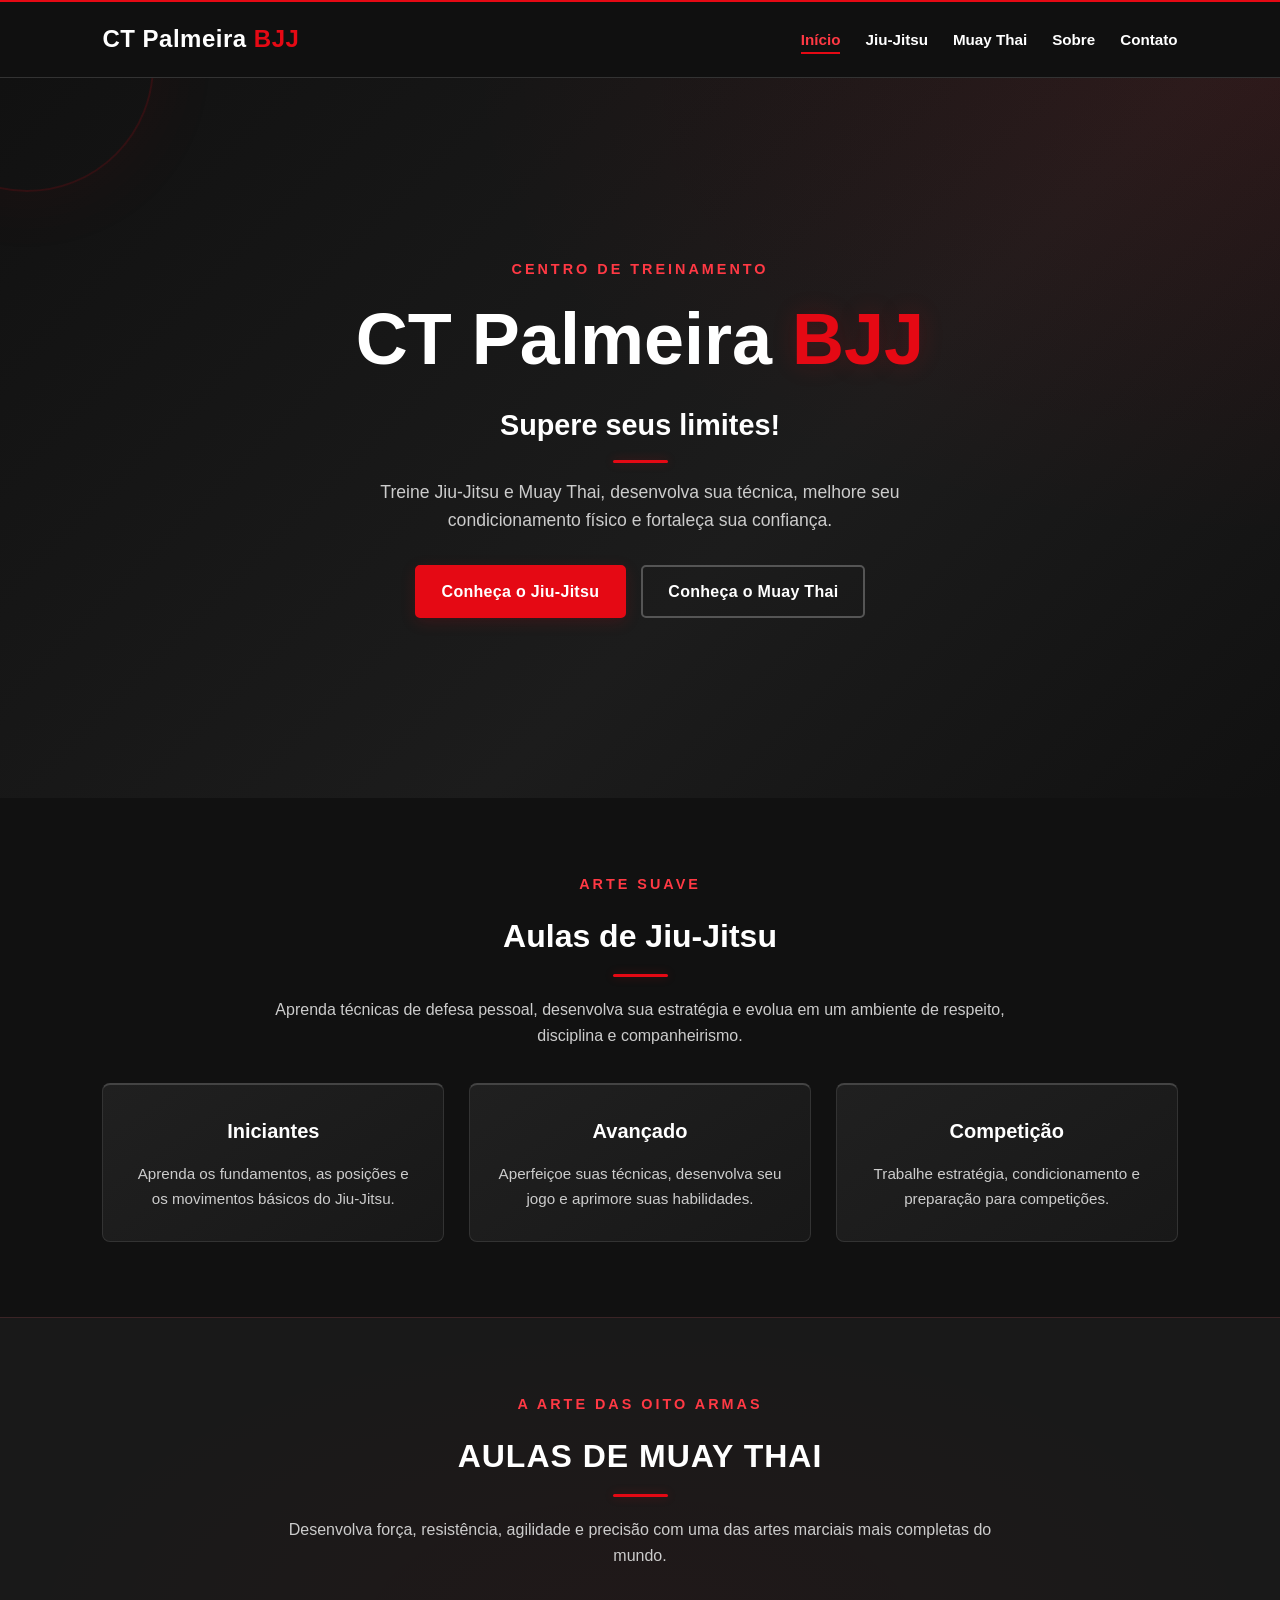
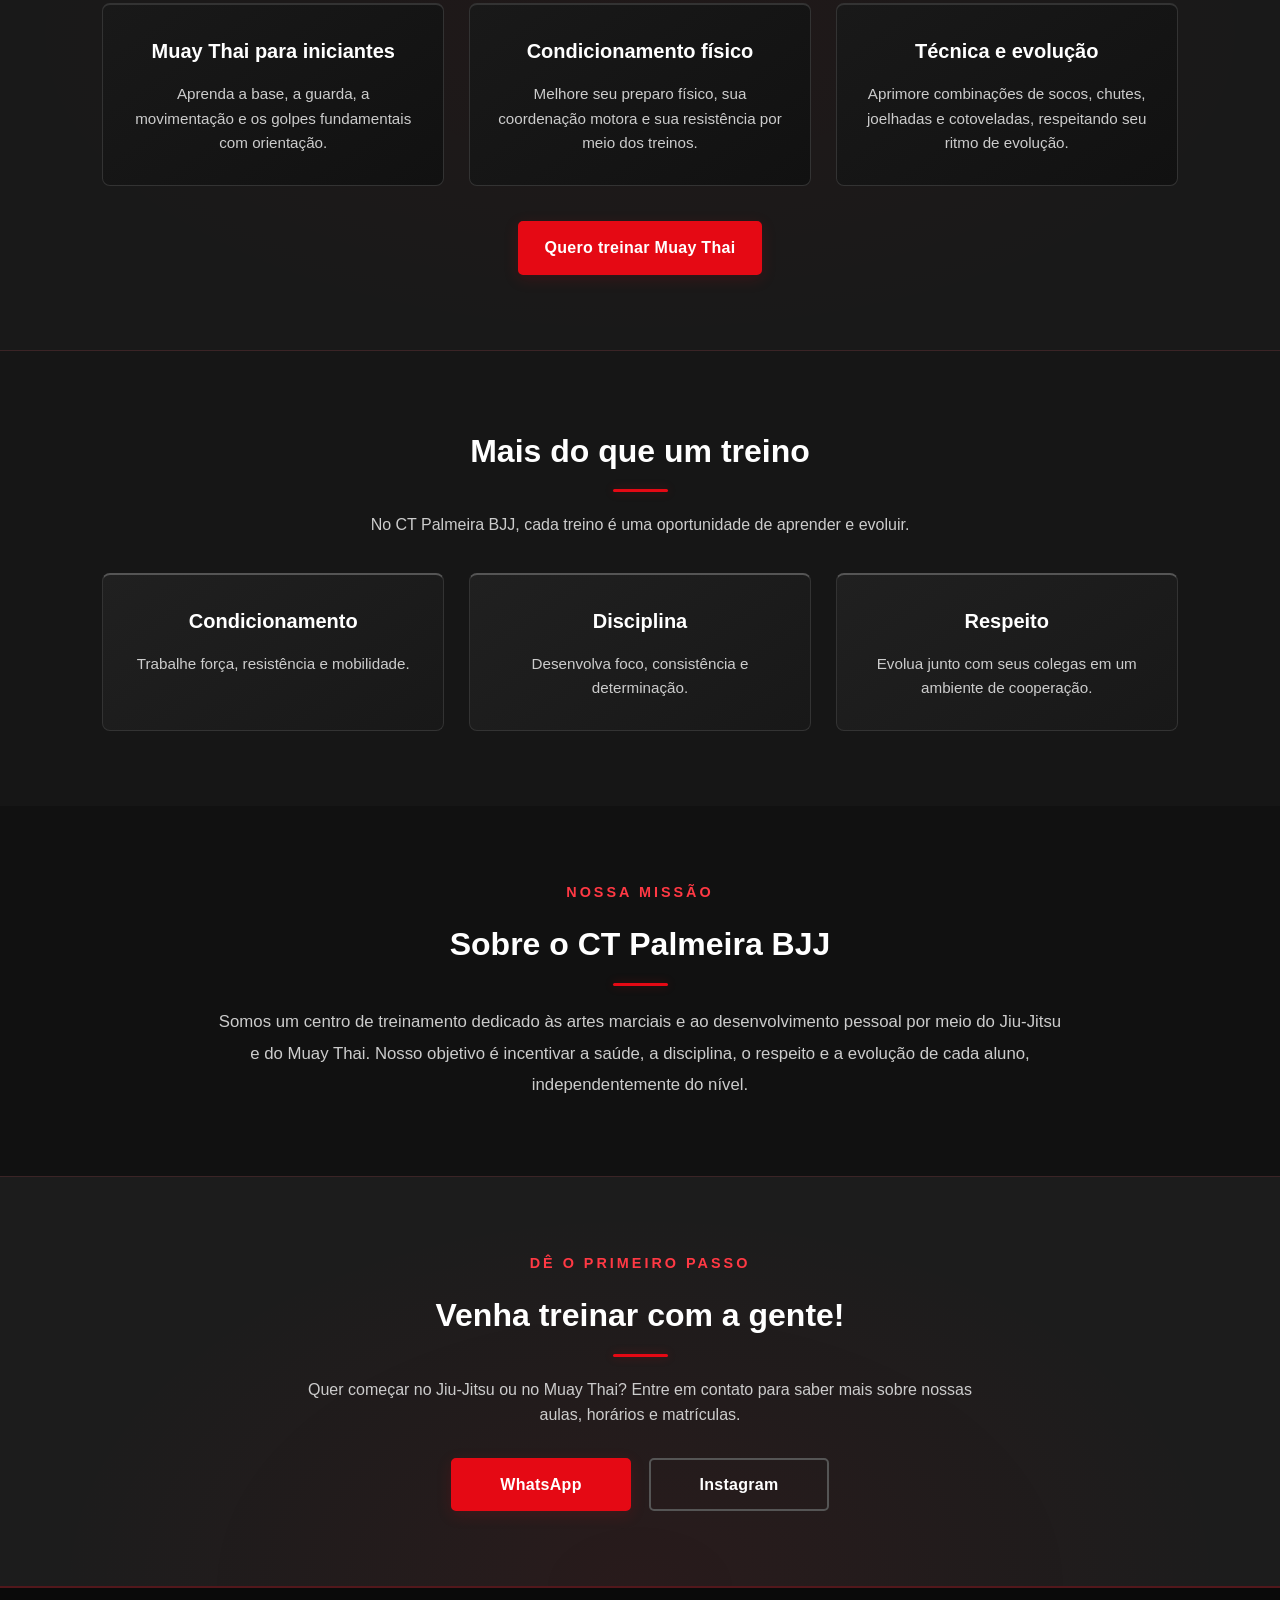
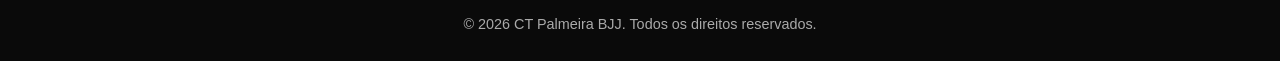
<file: index.html>
<!DOCTYPE html>
<html lang="pt-BR">
<head>
    <meta charset="UTF-8">
    <meta name="viewport" content="width=device-width, initial-scale=1.0">

    <meta
        name="description"
        content="CT Palmeira BJJ — aulas de Jiu-Jitsu e Muay Thai para iniciantes e atletas."
    >

    <meta name="theme-color" content="#111111">

    <link rel="stylesheet" href="style.css">
     <script src="script.js"></script>
    <title>CT Palmeira BJJ | Jiu-Jitsu e Muay Thai</title>
</head>

<body>

    <!-- Cabeçalho e navegação -->
    <header class="header">
        <nav class="navbar">
            <a href="#inicio" class="logo">
                CT Palmeira <span>BJJ</span>
            </a>

            <ul class="menu">
                <li><a href="#inicio">Início</a></li>
                <li><a href="#jiu-jitsu">Jiu-Jitsu</a></li>
                <li><a href="#muay-thai">Muay Thai</a></li>
                <li><a href="#sobre">Sobre</a></li>
                <li><a href="#contato">Contato</a></li>
            </ul>
        </nav>
    </header>

    <main>

        <!-- Apresentação principal -->
        <section id="inicio" class="hero">
            <div class="hero-content">
                <p class="subtitulo">Centro de Treinamento</p>

                <h1>
                    CT Palmeira <span>BJJ</span>
                </h1>

                <h2>Supere seus limites!</h2>

                <p>
                    Treine Jiu-Jitsu e Muay Thai, desenvolva
                    sua técnica, melhore seu condicionamento
                    físico e fortaleça sua confiança.
                </p>

                <div class="hero-botoes">
                    <a href="#jiu-jitsu" class="botao">
                        Conheça o Jiu-Jitsu
                    </a>

                    <a href="#muay-thai" class="botao botao-secundario">
                        Conheça o Muay Thai
                    </a>
                </div>
            </div>
        </section>

        <!-- Seção de Jiu-Jitsu -->
        <section id="jiu-jitsu" class="aulas">
            <p class="subtitulo">Arte suave</p>

            <h2>Aulas de Jiu-Jitsu</h2>

            <p>
                Aprenda técnicas de defesa pessoal, desenvolva
                sua estratégia e evolua em um ambiente de
                respeito, disciplina e companheirismo.
            </p>

            <div class="cards">

                <article class="card">
                    <h3>Iniciantes</h3>
                    <p>
                        Aprenda os fundamentos, as posições
                        e os movimentos básicos do Jiu-Jitsu.
                    </p>
                </article>

                <article class="card">
                    <h3>Avançado</h3>
                    <p>
                        Aperfeiçoe suas técnicas, desenvolva
                        seu jogo e aprimore suas habilidades.
                    </p>
                </article>

                <article class="card">
                    <h3>Competição</h3>
                    <p>
                        Trabalhe estratégia, condicionamento
                        e preparação para competições.
                    </p>
                </article>

            </div>
        </section>

        <!-- Nova seção de Muay Thai -->
        <section id="muay-thai" class="aulas muay-thai">
            <p class="subtitulo">A arte das oito armas</p>

            <h2>Aulas de Muay Thai</h2>

            <p>
                Desenvolva força, resistência, agilidade e
                precisão com uma das artes marciais mais
                completas do mundo.
            </p>

            <div class="cards">

                <article class="card">
                    <h3>Muay Thai para iniciantes</h3>
                    <p>
                        Aprenda a base, a guarda, a movimentação
                        e os golpes fundamentais com orientação.
                    </p>
                </article>

                <article class="card">
                    <h3>Condicionamento físico</h3>
                    <p>
                        Melhore seu preparo físico, sua
                        coordenação motora e sua resistência
                        por meio dos treinos.
                    </p>
                </article>

                <article class="card">
                    <h3>Técnica e evolução</h3>
                    <p>
                        Aprimore combinações de socos,
                        chutes, joelhadas e cotoveladas,
                        respeitando seu ritmo de evolução.
                    </p>
                </article>

            </div>

            <a href="#contato" class="botao">
                Quero treinar Muay Thai
            </a>
        </section>

        <!-- Benefícios das modalidades -->
        <section class="beneficios">
            <h2>Mais do que um treino</h2>

            <p>
                No CT Palmeira BJJ, cada treino é uma
                oportunidade de aprender e evoluir.
            </p>

            <div class="cards">

                <article class="card">
                    <h3> Condicionamento</h3>
                    <p>
                        Trabalhe força, resistência e
                        mobilidade.
                    </p>
                </article>

                <article class="card">
                    <h3> Disciplina</h3>
                    <p>
                        Desenvolva foco, consistência
                        e determinação.
                    </p>
                </article>

                <article class="card">
                    <h3> Respeito</h3>
                    <p>
                        Evolua junto com seus colegas
                        em um ambiente de cooperação.
                    </p>
                </article>

            </div>
        </section>

        <!-- Sobre o centro de treinamento -->
        <section id="sobre" class="sobre">
            <p class="subtitulo">Nossa missão</p>

            <h2>Sobre o CT Palmeira BJJ</h2>

            <p>
                Somos um centro de treinamento dedicado
                às artes marciais e ao desenvolvimento
                pessoal por meio do Jiu-Jitsu e do Muay Thai.
                Nosso objetivo é incentivar a saúde,
                a disciplina, o respeito e a evolução
                de cada aluno, independentemente do nível.
            </p>
        </section>

        <!-- Contato -->
        
<!-- Contato -->
<section id="contato" class="contato">
    <p class="subtitulo">Dê o primeiro passo</p>

    <h2>Venha treinar com a gente!</h2>

    <p>
        Quer começar no Jiu-Jitsu ou no Muay Thai?
        Entre em contato para saber mais sobre
        nossas aulas, horários e matrículas.
    </p>

    <div class="contato-botoes">

        <a
            href="https://wa.me/5587991431970"
            class="botao"
            target="_blank"
            rel="noopener noreferrer"
        >
            WhatsApp
        </a>

        <a
            href="https://www.instagram.com/ct_palmeirabjj/"
            class="botao botao-secundario"
            target="_blank"
            rel="noopener noreferrer"
        >
            Instagram
        </a>

    </div>
</section>

        </section>

    </main>

    <!-- Rodapé -->
    <footer class="footer">
        <p>
            &copy; 2026 CT Palmeira BJJ.
            Todos os direitos reservados.
        </p>
    </footer>

</body>
</html>
</file>
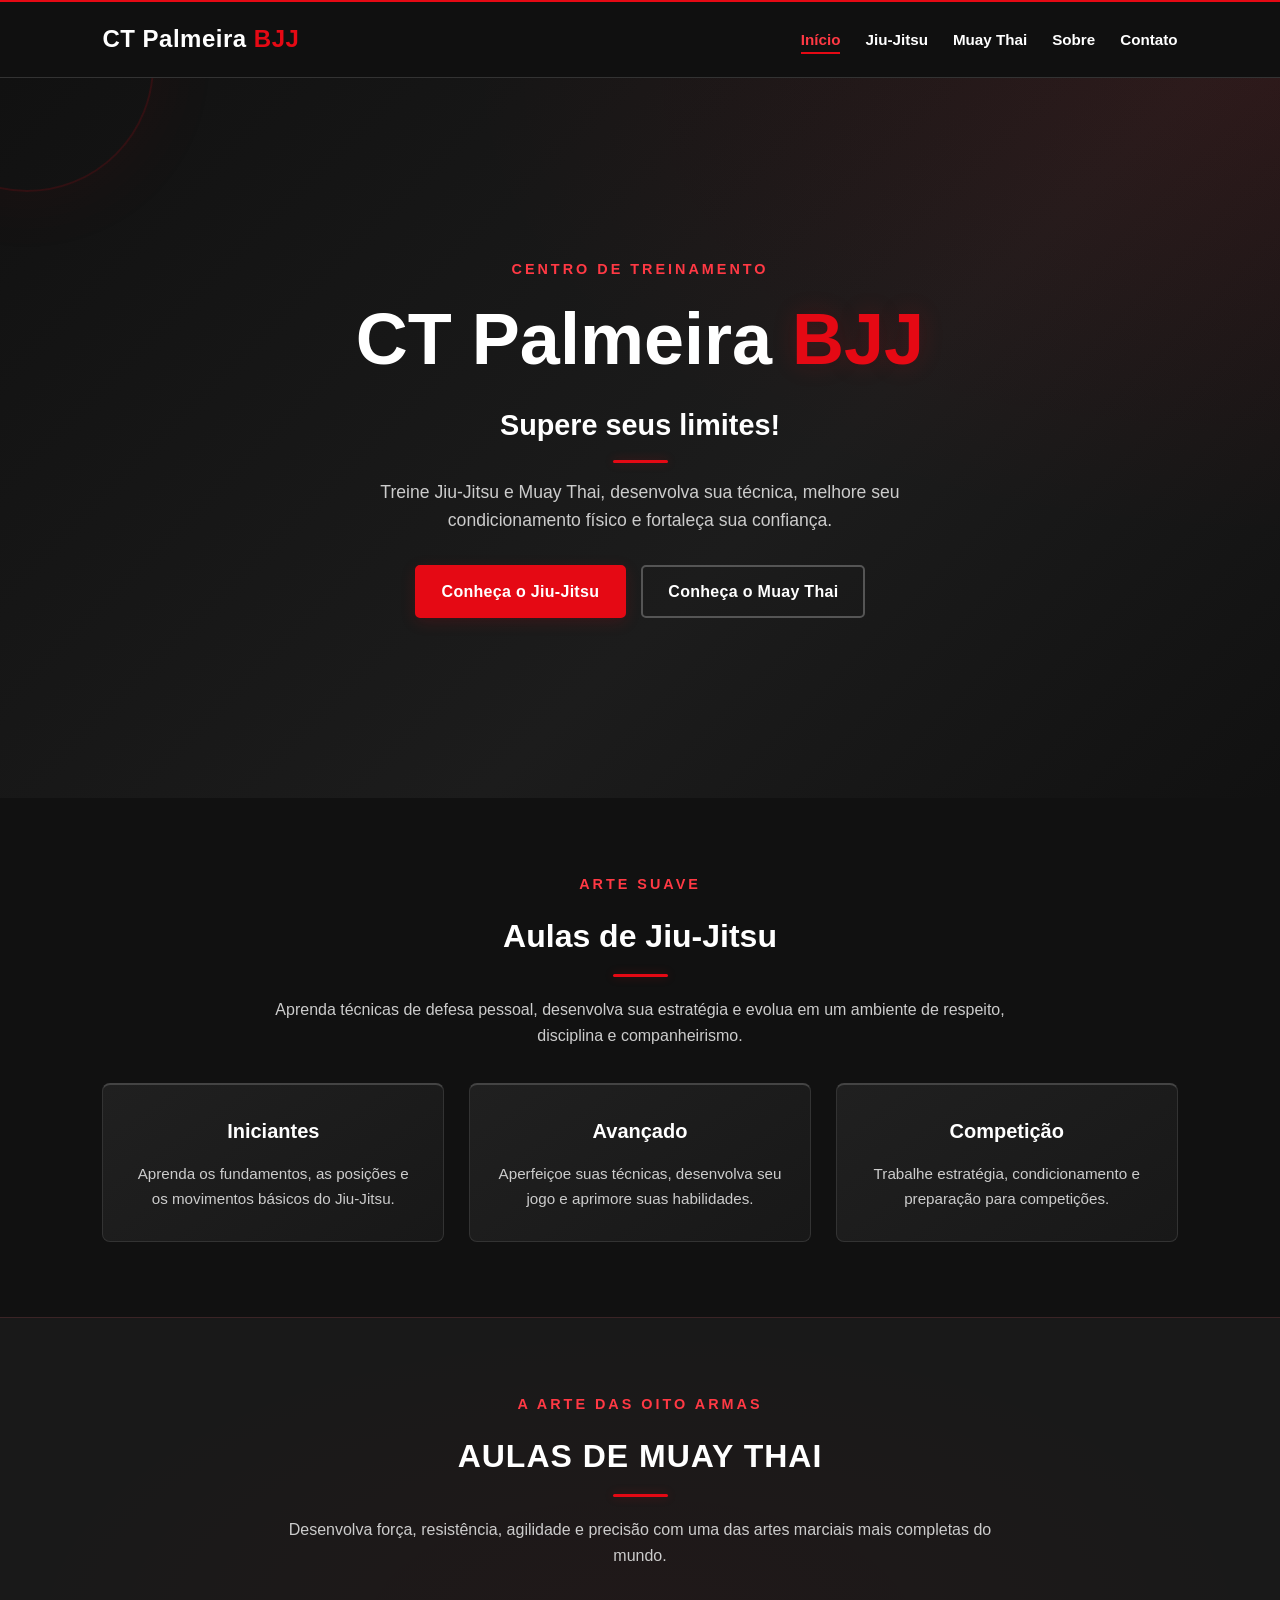
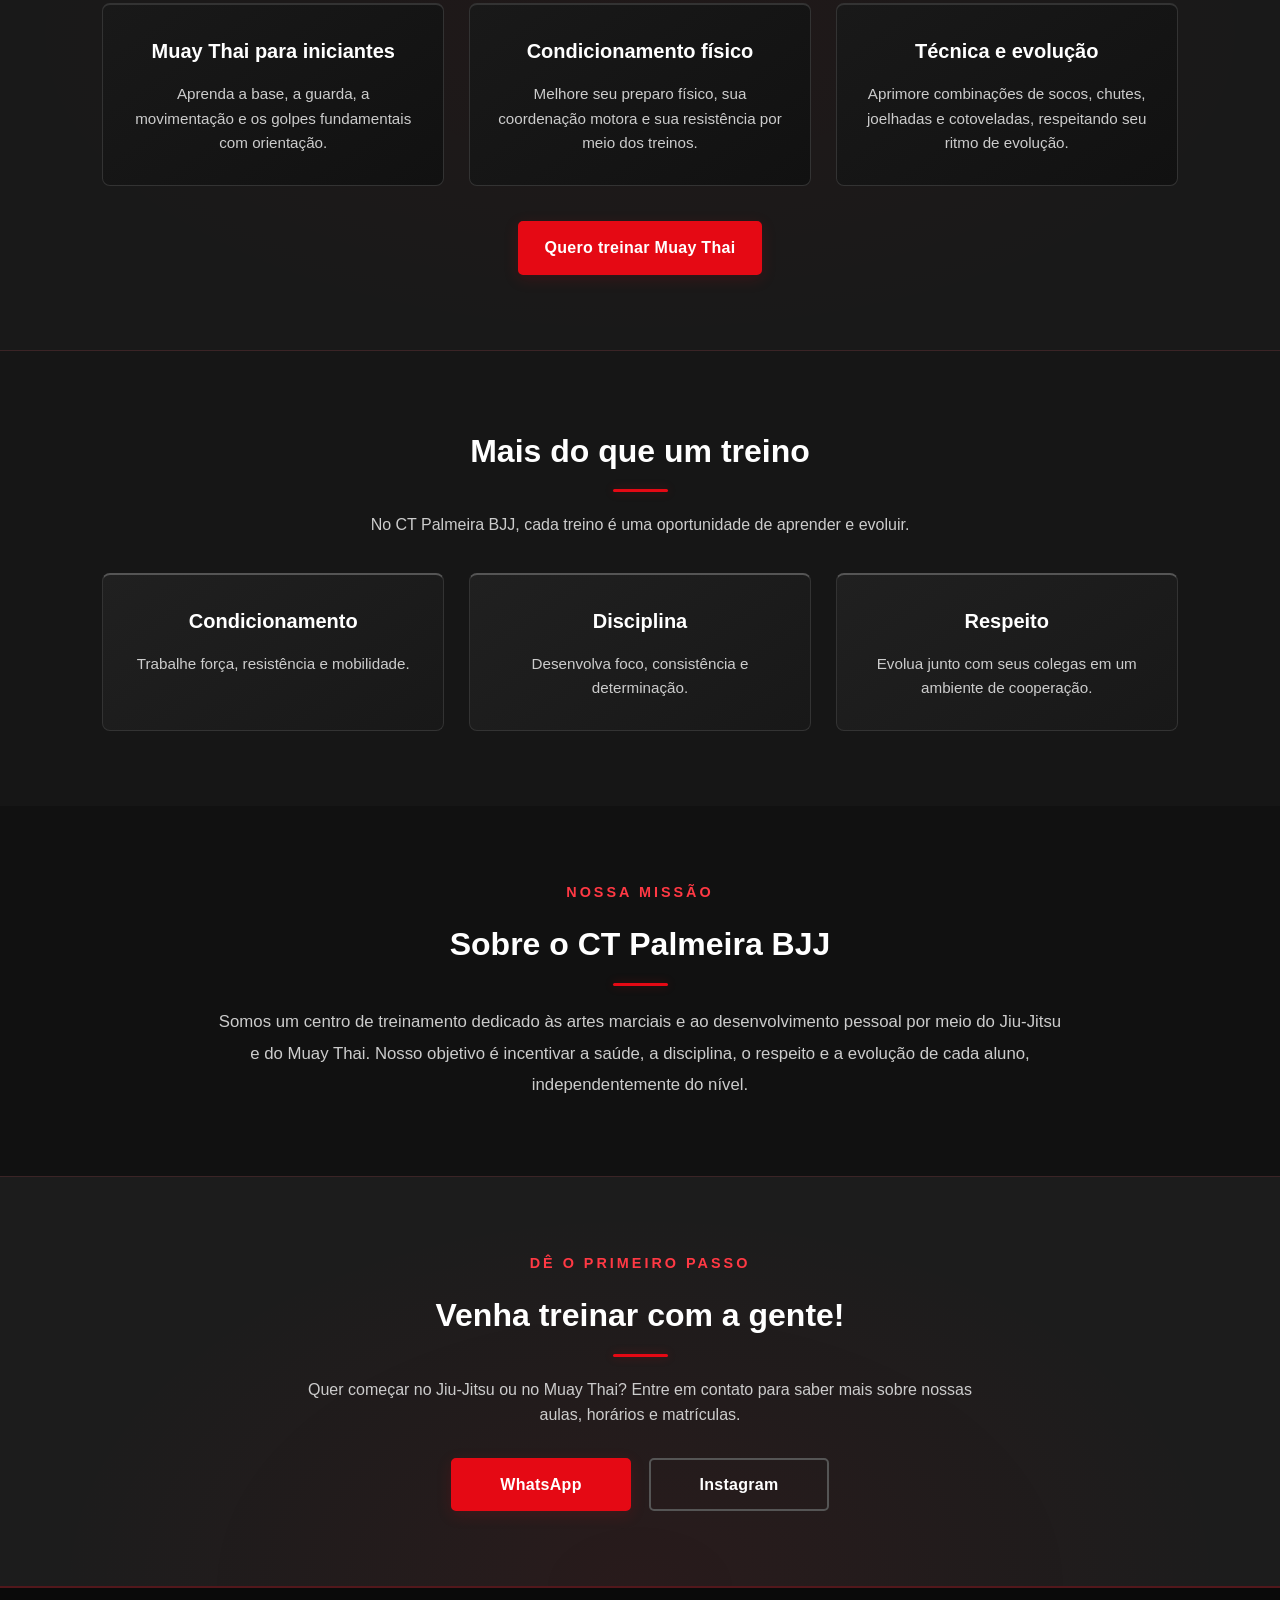
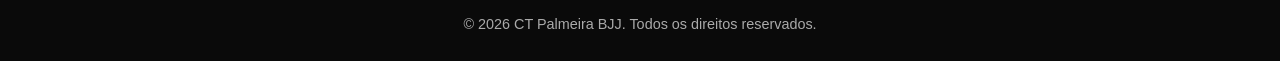
<file: arquivo.html>
<!DOCTYPE html>
<html lang="pt-BR">
<head>
    <meta charset="UTF-8">
    <meta name="viewport" content="width=device-width, initial-scale=1.0">

    <meta
        name="description"
        content="CT Palmeira BJJ — aulas de Jiu-Jitsu e Muay Thai para iniciantes e atletas."
    >

    <meta name="theme-color" content="#111111">

    <link rel="stylesheet" href="style.css">
     <script src="script.js"></script>
    <title>CT Palmeira BJJ | Jiu-Jitsu e Muay Thai</title>
</head>

<body>

    <!-- Cabeçalho e navegação -->
    <header class="header">
        <nav class="navbar">
            <a href="#inicio" class="logo">
                CT Palmeira <span>BJJ</span>
            </a>

            <ul class="menu">
                <li><a href="#inicio">Início</a></li>
                <li><a href="#jiu-jitsu">Jiu-Jitsu</a></li>
                <li><a href="#muay-thai">Muay Thai</a></li>
                <li><a href="#sobre">Sobre</a></li>
                <li><a href="#contato">Contato</a></li>
            </ul>
        </nav>
    </header>

    <main>

        <!-- Apresentação principal -->
        <section id="inicio" class="hero">
            <div class="hero-content">
                <p class="subtitulo">Centro de Treinamento</p>

                <h1>
                    CT Palmeira <span>BJJ</span>
                </h1>

                <h2>Supere seus limites!</h2>

                <p>
                    Treine Jiu-Jitsu e Muay Thai, desenvolva
                    sua técnica, melhore seu condicionamento
                    físico e fortaleça sua confiança.
                </p>

                <div class="hero-botoes">
                    <a href="#jiu-jitsu" class="botao">
                        Conheça o Jiu-Jitsu
                    </a>

                    <a href="#muay-thai" class="botao botao-secundario">
                        Conheça o Muay Thai
                    </a>
                </div>
            </div>
        </section>

        <!-- Seção de Jiu-Jitsu -->
        <section id="jiu-jitsu" class="aulas">
            <p class="subtitulo">Arte suave</p>

            <h2>Aulas de Jiu-Jitsu</h2>

            <p>
                Aprenda técnicas de defesa pessoal, desenvolva
                sua estratégia e evolua em um ambiente de
                respeito, disciplina e companheirismo.
            </p>

            <div class="cards">

                <article class="card">
                    <h3>Iniciantes</h3>
                    <p>
                        Aprenda os fundamentos, as posições
                        e os movimentos básicos do Jiu-Jitsu.
                    </p>
                </article>

                <article class="card">
                    <h3>Avançado</h3>
                    <p>
                        Aperfeiçoe suas técnicas, desenvolva
                        seu jogo e aprimore suas habilidades.
                    </p>
                </article>

                <article class="card">
                    <h3>Competição</h3>
                    <p>
                        Trabalhe estratégia, condicionamento
                        e preparação para competições.
                    </p>
                </article>

            </div>
        </section>

        <!-- Nova seção de Muay Thai -->
        <section id="muay-thai" class="aulas muay-thai">
            <p class="subtitulo">A arte das oito armas</p>

            <h2>Aulas de Muay Thai</h2>

            <p>
                Desenvolva força, resistência, agilidade e
                precisão com uma das artes marciais mais
                completas do mundo.
            </p>

            <div class="cards">

                <article class="card">
                    <h3>Muay Thai para iniciantes</h3>
                    <p>
                        Aprenda a base, a guarda, a movimentação
                        e os golpes fundamentais com orientação.
                    </p>
                </article>

                <article class="card">
                    <h3>Condicionamento físico</h3>
                    <p>
                        Melhore seu preparo físico, sua
                        coordenação motora e sua resistência
                        por meio dos treinos.
                    </p>
                </article>

                <article class="card">
                    <h3>Técnica e evolução</h3>
                    <p>
                        Aprimore combinações de socos,
                        chutes, joelhadas e cotoveladas,
                        respeitando seu ritmo de evolução.
                    </p>
                </article>

            </div>

            <a href="#contato" class="botao">
                Quero treinar Muay Thai
            </a>
        </section>

        <!-- Benefícios das modalidades -->
        <section class="beneficios">
            <h2>Mais do que um treino</h2>

            <p>
                No CT Palmeira BJJ, cada treino é uma
                oportunidade de aprender e evoluir.
            </p>

            <div class="cards">

                <article class="card">
                    <h3> Condicionamento</h3>
                    <p>
                        Trabalhe força, resistência e
                        mobilidade.
                    </p>
                </article>

                <article class="card">
                    <h3> Disciplina</h3>
                    <p>
                        Desenvolva foco, consistência
                        e determinação.
                    </p>
                </article>

                <article class="card">
                    <h3> Respeito</h3>
                    <p>
                        Evolua junto com seus colegas
                        em um ambiente de cooperação.
                    </p>
                </article>

            </div>
        </section>

        <!-- Sobre o centro de treinamento -->
        <section id="sobre" class="sobre">
            <p class="subtitulo">Nossa missão</p>

            <h2>Sobre o CT Palmeira BJJ</h2>

            <p>
                Somos um centro de treinamento dedicado
                às artes marciais e ao desenvolvimento
                pessoal por meio do Jiu-Jitsu e do Muay Thai.
                Nosso objetivo é incentivar a saúde,
                a disciplina, o respeito e a evolução
                de cada aluno, independentemente do nível.
            </p>
        </section>

        <!-- Contato -->
        
<!-- Contato -->
<section id="contato" class="contato">
    <p class="subtitulo">Dê o primeiro passo</p>

    <h2>Venha treinar com a gente!</h2>

    <p>
        Quer começar no Jiu-Jitsu ou no Muay Thai?
        Entre em contato para saber mais sobre
        nossas aulas, horários e matrículas.
    </p>

    <div class="contato-botoes">

        <a
            href="https://wa.me/558799094902"
            class="botao"
            target="_blank"
            rel="noopener noreferrer"
        >
            WhatsApp
        </a>

        <a
            href="https://www.instagram.com/ct_palmeirabjj/"
            class="botao botao-secundario"
            target="_blank"
            rel="noopener noreferrer"
        >
            Instagram
        </a>

    </div>
</section>

        </section>

    </main>

    <!-- Rodapé -->
    <footer class="footer">
        <p>
            &copy; 2026 CT Palmeira BJJ.
            Todos os direitos reservados.
        </p>
    </footer>

</body>
</html>
</file>
<file: style.css>
/* ========================================
   CONFIGURAÇÕES GERAIS
======================================== */

:root {
    --vermelho: #e50914;
    --vermelho-escuro: #a80710;
    --vermelho-claro: #ff3944;
    --fundo: #111;
    --fundo-card: #1c1c1c;
    --borda: #333;
    --texto: #fff;
    --texto-secundario: #ccc;
}

* {
    margin: 0;
    padding: 0;
    box-sizing: border-box;
}

html {
    scroll-behavior: smooth;
    scroll-padding-top: 90px;
}

body {
    font-family: Arial, Helvetica, sans-serif;
    background-color: var(--fundo);
    color: var(--texto);
    line-height: 1.6;
}

a {
    color: inherit;
    text-decoration: none;
}

section {
    padding: 75px 8%;
    text-align: center;
}

section h2 {
    font-size: 2rem;
    margin-bottom: 20px;
    position: relative;
}

section h2::after {
    content: "";
    display: block;
    width: 55px;
    height: 3px;
    background: var(--vermelho);
    margin: 12px auto 0;
    border-radius: 5px;
    box-shadow: 0 0 10px #e5091444;
}

section > p {
    max-width: 750px;
    margin: 0 auto 30px;
    color: var(--texto-secundario);
}


/* ========================================
   CABEÇALHO
======================================== */

.header {
    background: rgba(17, 17, 17, 0.96);
    border-bottom: 1px solid #333;
    border-top: 2px solid var(--vermelho);
    position: sticky;
    top: 0;
    z-index: 1000;
    backdrop-filter: blur(12px);
}

.navbar {
    max-width: 1400px;
    min-height: 75px;
    margin: 0 auto;
    padding: 15px 8%;

    display: flex;
    align-items: center;
    justify-content: space-between;
    gap: 20px;
}

.logo {
    font-size: 1.5rem;
    font-weight: 800;
    white-space: nowrap;
    letter-spacing: 0.5px;
}

.logo span {
    color: var(--vermelho);
}

.menu {
    display: flex;
    align-items: center;
    flex-wrap: wrap;
    gap: 25px;
    list-style: none;
}

.menu a {
    font-size: 0.95rem;
    font-weight: 600;
    position: relative;
    transition: color 0.3s ease;
}

.menu a::after {
    content: "";
    position: absolute;
    left: 0;
    bottom: -6px;
    width: 0;
    height: 2px;
    background: var(--vermelho);
    transition: width 0.3s ease;
}

.menu a:hover {
    color: var(--vermelho-claro);
}

.menu a:hover::after {
    width: 100%;
}


/* ========================================
   SEÇÃO INICIAL
======================================== */

.hero {
    min-height: 80vh;
    padding: 100px 8%;

    display: flex;
    align-items: center;
    justify-content: center;

    background:
        radial-gradient(
            ellipse at top right,
            #e5091417,
            transparent 45%
        ),
        linear-gradient(135deg, #111, #1c1c1c 60%, #111);

    text-align: center;
    position: relative;
    overflow: hidden;
}

/* Detalhe decorativo vermelho */

.hero::before {
    content: "";
    position: absolute;
    width: 250px;
    height: 250px;
    top: -140px;
    left: -100px;
    border: 2px solid #e5091426;
    border-radius: 50%;
    box-shadow: 0 0 80px #e5091410;
    pointer-events: none;
}

.hero-content {
    max-width: 850px;
    position: relative;
    z-index: 1;
}

.subtitulo {
    color: var(--vermelho-claro);
    font-size: 0.9rem;
    font-weight: bold;
    text-transform: uppercase;
    letter-spacing: 3px;
    margin-bottom: 15px;
}

.hero h1 {
    font-size: clamp(2.5rem, 6vw, 4.5rem);
    line-height: 1.2;
    margin-bottom: 20px;
    font-weight: 800;
}

.hero h1 span {
    color: var(--vermelho);
    text-shadow: 0 0 25px #e5091433;
}

.hero h2 {
    font-size: 1.8rem;
    margin-bottom: 15px;
}

.hero-content > p:not(.subtitulo) {
    max-width: 650px;
    margin: 0 auto;
    color: #ccc;
    font-size: 1.1rem;
}

.hero-botoes {
    display: flex;
    justify-content: center;
    flex-wrap: wrap;
    gap: 15px;
    margin-top: 30px;
}


/* ========================================
   BOTÕES
======================================== */

.botao {
    display: inline-block;
    padding: 12px 25px;

    background: var(--vermelho);
    color: #fff;

    border: 2px solid var(--vermelho);
    border-radius: 5px;

    font-weight: bold;
    text-align: center;
    letter-spacing: 0.3px;

    box-shadow: 0 4px 15px #e5091426;

    transition:
        background-color 0.3s ease,
        border-color 0.3s ease,
        transform 0.3s ease,
        box-shadow 0.3s ease;
}

.botao:hover {
    background: var(--vermelho-escuro);
    border-color: var(--vermelho-claro);
    transform: translateY(-3px);
    box-shadow: 0 8px 25px #e5091440;
}

.botao-secundario {
    background: transparent;
    color: #fff;
    border-color: #555;
    box-shadow: none;
}

.botao-secundario:hover {
    background: #e5091414;
    color: var(--vermelho-claro);
    border-color: var(--vermelho);
    box-shadow: 0 5px 18px #e509141c;
}


/* ========================================
   SEÇÕES DE AULAS
======================================== */

.aulas {
    background-color: #111;
}

.aulas > p:not(.subtitulo) {
    max-width: 750px;
    margin: 0 auto 30px;
}


/* ========================================
   CARDS
======================================== */

.cards {
    max-width: 1200px;
    margin: 35px auto 0;

    display: grid;
    grid-template-columns: repeat(3, minmax(0, 1fr));
    gap: 25px;
}

.card {
    background: linear-gradient(145deg, #202020, #181818);
    padding: 30px 25px;

    border: 1px solid #333;
    border-top: 2px solid #444;
    border-radius: 8px;

    position: relative;
    overflow: hidden;

    transition:
        transform 0.3s ease,
        background-color 0.3s ease,
        border-color 0.3s ease,
        box-shadow 0.3s ease;
}

/* Linha vermelha discreta na base */

.card::after {
    content: "";
    position: absolute;
    bottom: 0;
    left: 0;
    width: 0;
    height: 3px;
    background: var(--vermelho);
    transition: width 0.3s ease;
}

.card:hover {
    transform: translateY(-6px);
    background: linear-gradient(145deg, #262020, #1c1c1c);
    border-color: #633034;
    border-top-color: var(--vermelho);
    box-shadow: 0 12px 30px #0005;
}

.card:hover::after {
    width: 100%;
}

.card h3 {
    color: #fff;
    font-size: 1.25rem;
    margin-bottom: 15px;
    transition: color 0.3s ease;
}

.card:hover h3 {
    color: var(--vermelho-claro);
}

.card p {
    color: #ccc;
    font-size: 0.95rem;
}


/* ========================================
   SEÇÃO DE MUAY THAI
======================================== */

.muay-thai {
    background:
        radial-gradient(
            ellipse at center,
            #e5091409,
            transparent 70%
        ),
        #191919;

    border-top: 1px solid #3b2426;
    border-bottom: 1px solid #3b2426;
}

.muay-thai .subtitulo {
    color: var(--vermelho-claro);
}

.muay-thai h2 {
    text-transform: uppercase;
    letter-spacing: 1px;
}

.muay-thai .card {
    background: linear-gradient(145deg, #191919, #111);
    border-color: #333;
}

.muay-thai .card:hover {
    background: #201818;
    border-color: #633034;
    border-top-color: var(--vermelho);
}

.muay-thai > .botao {
    margin-top: 35px;
}


/* ========================================
   BENEFÍCIOS
======================================== */

.beneficios {
    background-color: #161616;
}

.beneficios .card {
    border-top: 2px solid #555;
}

.beneficios .card h3 {
    color: #fff;
}

.beneficios .card:hover {
    border-top-color: var(--vermelho);
}


/* ========================================
   SOBRE
======================================== */

.sobre {
    background-color: #111;
}

.sobre > p:not(.subtitulo) {
    max-width: 850px;
    margin: 0 auto;
    color: #ccc;
    font-size: 1.05rem;
    line-height: 1.9;
}


/* ========================================
   CONTATO
======================================== */

.contato {
    background:
        radial-gradient(
            ellipse at bottom,
            #e5091410,
            transparent 65%
        ),
        #1c1c1c;

    border-top: 1px solid #3b2426;
}

.contato > p:not(.subtitulo) {
    max-width: 700px;
    margin: 0 auto 30px;
}


/* ========================================
   RODAPÉ
======================================== */

.footer {
    padding: 25px 8%;
    background-color: #0a0a0a;
    border-top: 2px solid #52171b;
    text-align: center;
}

.footer p {
    color: #aaa;
    font-size: 0.9rem;
}

.footer a {
    transition: color 0.3s ease;
}

.footer a:hover {
    color: var(--vermelho-claro);
}


/* ========================================
   ACESSIBILIDADE
======================================== */

a:focus-visible,
.botao:focus-visible {
    outline: 2px solid var(--vermelho-claro);
    outline-offset: 4px;
}


/* ========================================
   TABLETS
======================================== */

@media (max-width: 900px) {
    .navbar {
        flex-direction: column;
        padding: 18px 5%;
        gap: 15px;
    }

    .menu {
        justify-content: center;
        gap: 15px 22px;
    }

    .cards {
        grid-template-columns: repeat(2, minmax(0, 1fr));
    }

    .hero {
        min-height: 70vh;
    }
}


/* ========================================
   CELULARES
======================================== */

@media (max-width: 600px) {
    section {
        padding: 55px 6%;
    }

    section h2 {
        font-size: 1.7rem;
    }

    .logo {
        font-size: 1.3rem;
    }

    .menu {
        gap: 10px 15px;
    }

    .menu a {
        font-size: 0.85rem;
    }

    .hero {
        min-height: auto;
        padding: 80px 6%;
    }

    .hero h2 {
        font-size: 1.5rem;
    }

    .hero-content > p:not(.subtitulo) {
        font-size: 1rem;
    }

    .hero-botoes {
        flex-direction: column;
        align-items: stretch;
    }

    .hero-botoes .botao {
        width: 100%;
    }

    .cards {
        grid-template-columns: 1fr;
        gap: 20px;
    }

    .card {
        padding: 25px 20px;
    }

    .muay-thai > .botao {
        width: 100%;
        max-width: 350px;
    }

    .footer {
        padding: 22px 6%;
    }
}


/* ========================================
   REDUÇÃO DE MOVIMENTO
======================================== */

@media (prefers-reduced-motion: reduce) {
    html {
        scroll-behavior: auto;
    }

    *,
    *::before,
    *::after {
        animation-duration: 0.01ms !important;
        transition-duration: 0.01ms !important;
    }
}

/* =====================================
   ANIMAÇÕES JAVASCRIPT
===================================== */

.revelar {
    opacity: 0;
    transform: translateY(35px);
    transition: opacity 0.8s ease, transform 0.8s ease;
}

.revelar.mostrar {
    opacity: 1;
    transform: translateY(0);
}

/* Menu ativo */

.menu a.ativo {
    color: var(--vermelho-claro);
}

.menu a.ativo::after {
    width: 100%;
}

/* Botão voltar ao topo */

.voltar-topo {
    position: fixed;
    right: 25px;
    bottom: 25px;

    width: 48px;
    height: 48px;

    background: var(--vermelho);
    color: white;

    border: none;
    border-radius: 8px;

    font-size: 28px;
    font-weight: bold;

    cursor: pointer;
    z-index: 999;

    opacity: 0;
    visibility: hidden;
    transform: translateY(15px);

    transition: 0.3s ease;
}

.voltar-topo.visivel {
    opacity: 1;
    visibility: visible;
    transform: translateY(0);
}

.voltar-topo:hover {
    background: var(--vermelho-escuro);
    transform: translateY(-5px);
}

/* Respeitar usuários que preferem menos movimento */

@media (prefers-reduced-motion: reduce) {
    .revelar {
        opacity: 1;
        transform: none;
        transition: none;
    }
}

.contato-botoes {
    display: flex;
    justify-content: center;
    align-items: center;
    flex-wrap: wrap;
    gap: 18px;
    margin-top: 25px;
}

.contato-botoes .botao {
    min-width: 180px;
}

@media (max-width: 600px) {
    .contato-botoes {
        flex-direction: column;
    }

    .contato-botoes .botao {
        width: 100%;
        max-width: 350px;
    }
}
</file>
